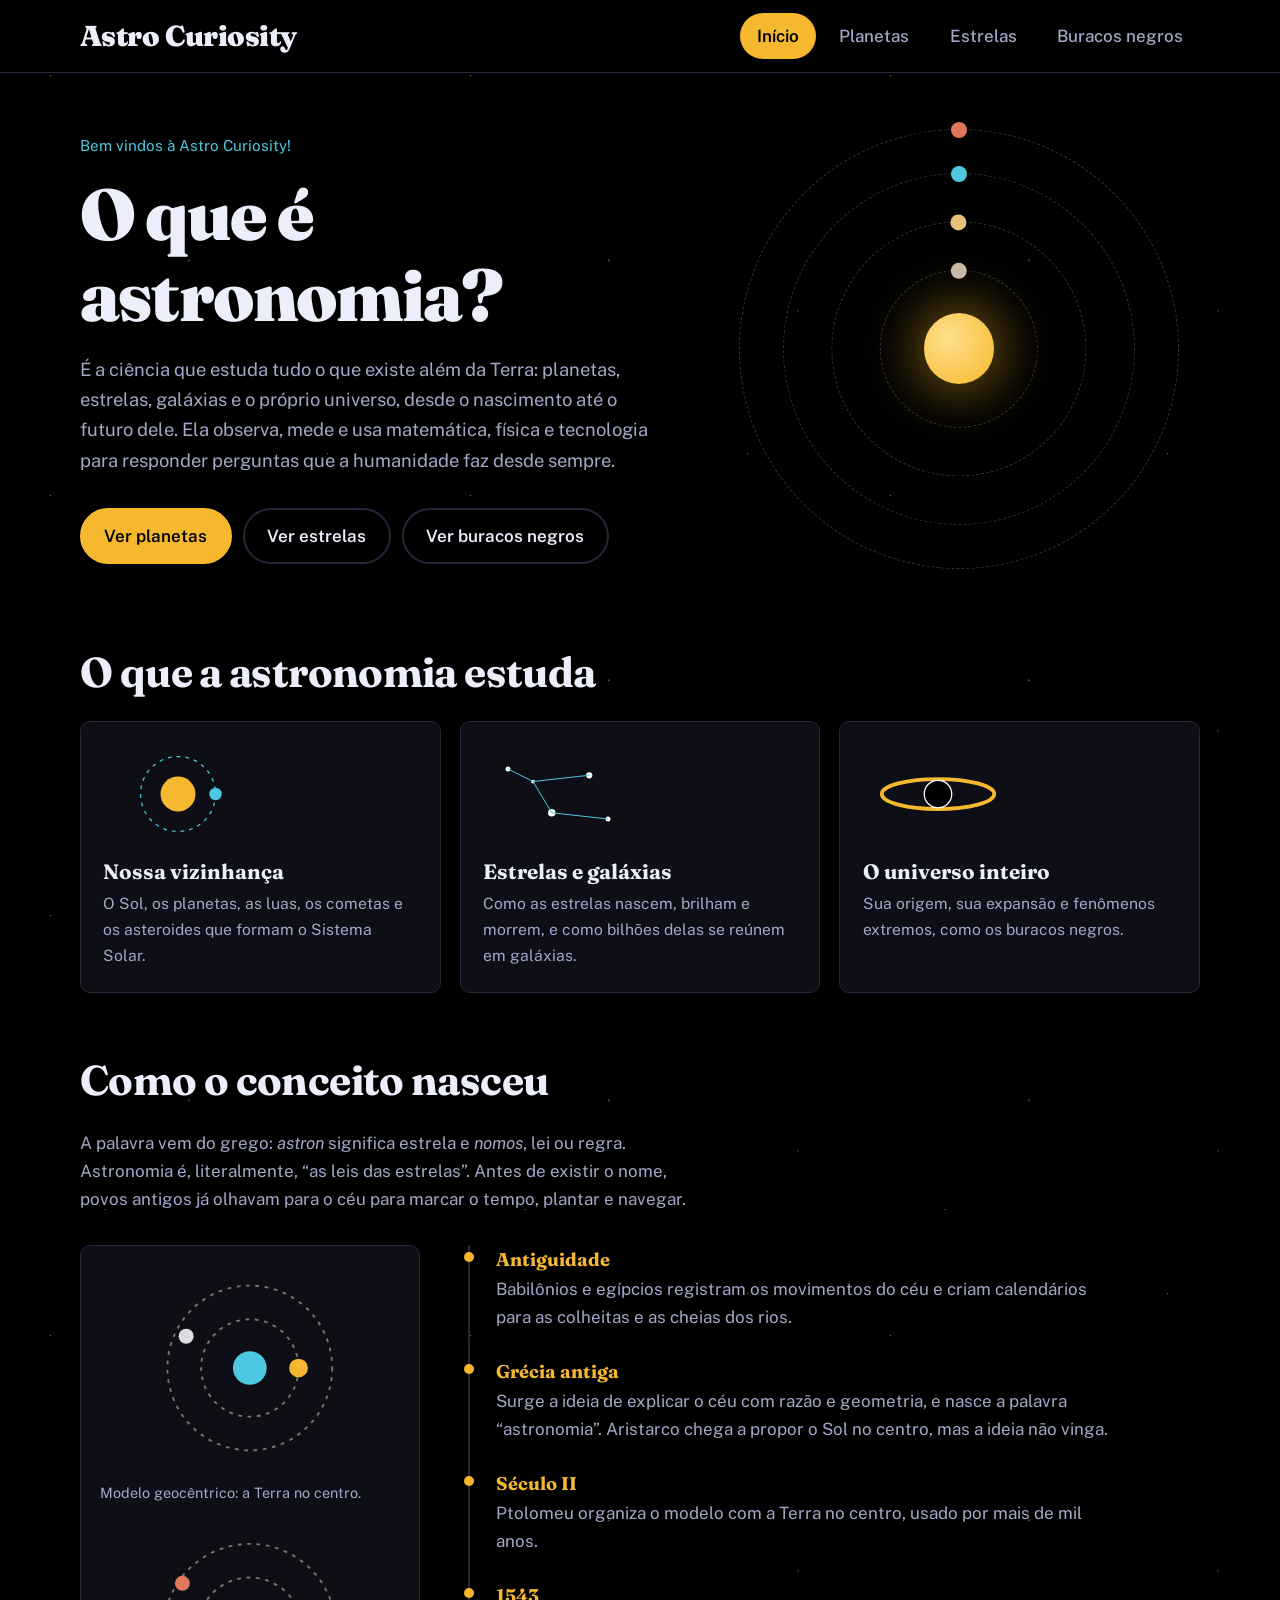
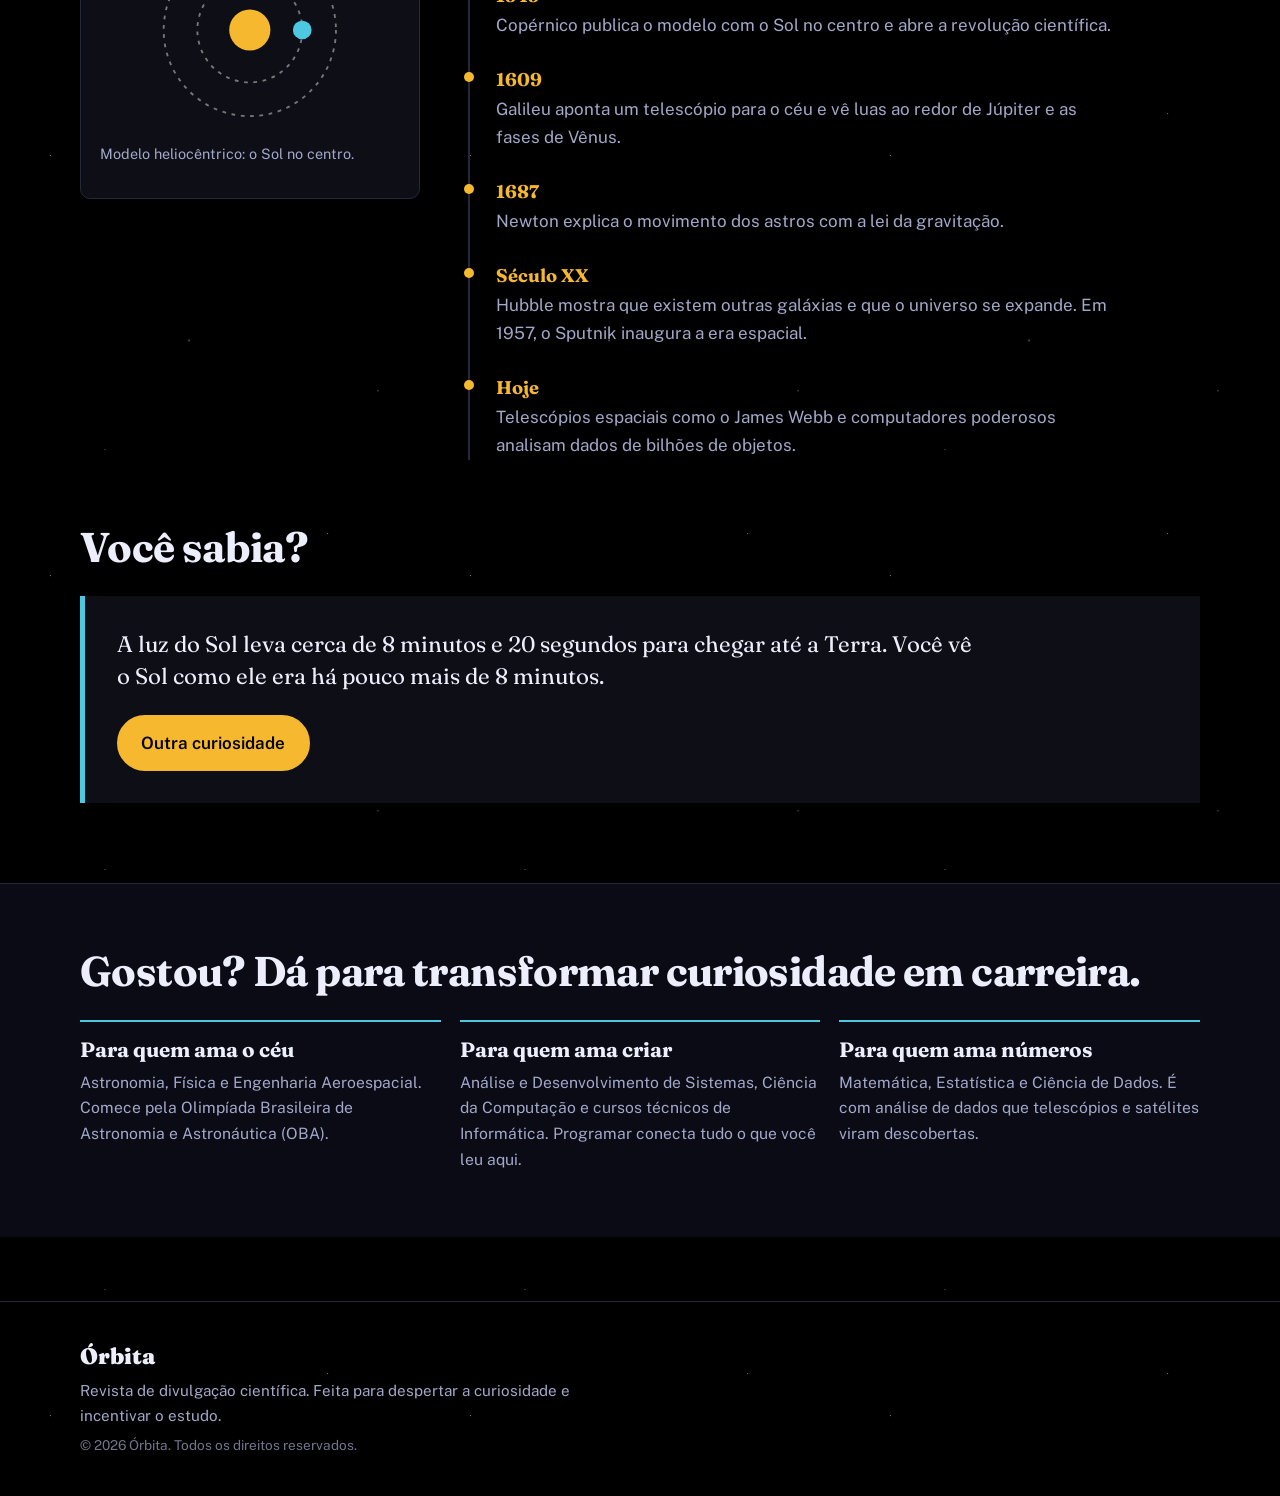
<file: index.html>
<!DOCTYPE html>
<html lang="pt-BR">
  <!--
    Cabeça do documento: define o idioma, a página, fontes externas
    e o link para o arquivo de estilo principal.
  -->
  <head>
    <meta charset="UTF-8">
    <meta name="viewport" content="width=device-width, initial-scale=1">
    <title>Astro Curiosity - Revista de Astronomia</title>
    <link rel="preconnect" href="https://fonts.googleapis.com">
    <link rel="preconnect" href="https://fonts.gstatic.com" crossorigin>
    <link
      href="https://fonts.googleapis.com/css2?family=Fraunces:opsz,wght@9..144,500;9..144,700;9..144,900&family=Public+Sans:wght@400;500;600&display=swap"
      rel="stylesheet"
    >
    <link rel="stylesheet" href="style/style.css">
  </head>

  <body>
    <!--
      Cabeçalho fixo da revista com nome e navegação por abas.
      As abas controlam a troca entre as seções principais da página.
    -->
    <header class="top">
      <div class="wrap bar">
        <a class="logo" href="#inicio">Astro Curiosity</a>

        <div class="tabs" role="tablist" aria-label="Seções da revista">
          <button role="tab" data-tab="inicio" aria-selected="true">Início</button>
          <button role="tab" data-tab="planetas" aria-selected="false">Planetas</button>
          <button role="tab" data-tab="estrelas" aria-selected="false">Estrelas</button>
          <button role="tab" data-tab="buracos" aria-selected="false">Buracos negros</button>
        </div>
      </div>
    </header>

    <main>
      <!--
        Conteúdo principal da página, organizado em seções.
        Cada section representa uma área do site: início, planetas, estrelas e buracos negros.
      -->

      <!-- ================= INÍCIO ================= -->
      <section id="inicio" class="panel" role="tabpanel">
        <!--
          Hero principal da página inicial: título, introdução e ilustração.
          Esse bloco funciona como apresentação visual da revista.
        -->
        <div class="hero wrap">
          <div>
            <p class="issue">Bem vindos à Astro Curiosity!</p>
            <h1>O que é astronomia?</h1>
            <p class="lede">
              É a ciência que estuda tudo o que existe além da Terra: planetas, estrelas,
              galáxias e o próprio universo, desde o nascimento até o futuro dele. Ela
              observa, mede e usa matemática, física e tecnologia para responder perguntas
              que a humanidade faz desde sempre.
            </p>

            <div class="chips">
              <button class="btn" data-go="planetas">Ver planetas</button>
              <button class="btn btn--line" data-go="estrelas">Ver estrelas</button>
              <button class="btn btn--line" data-go="buracos">Ver buracos negros</button>
            </div>
          </div>

          <div
            class="orbit"
            role="img"
            aria-label="Ilustração do Sistema Solar com planetas girando ao redor do Sol"
          >
            <span class="sun"></span>
            <span class="ring r1"><i class="pl p1"></i></span>
            <span class="ring r2"><i class="pl p2"></i></span>
            <span class="ring r3"><i class="pl p3"></i></span>
            <span class="ring r4"><i class="pl p4"></i></span>
          </div>
        </div>

        <!--
          Seção de cards: apresenta os principais temas da astronomia.
          Cada article funciona como um bloco informativo com ícone e texto.
        -->
        <div class="wrap block">
          <h2>O que a astronomia estuda</h2>

          <div class="three">
            <article class="card">
              <svg viewBox="0 0 120 80" aria-hidden="true">
                <circle cx="60" cy="40" r="14" fill="#f5b82e" />
                <circle cx="60" cy="40" r="30" fill="none" stroke="#4cc9e0" stroke-dasharray="3 4" />
                <circle cx="90" cy="40" r="5" fill="#4cc9e0" />
              </svg>
              <h3>Nossa vizinhança</h3>
              <p>O Sol, os planetas, as luas, os cometas e os asteroides que formam o Sistema Solar.</p>
            </article>

            <article class="card">
              <svg viewBox="0 0 120 80" aria-hidden="true">
                <g fill="#fff">
                  <circle cx="20" cy="20" r="2" />
                  <circle cx="55" cy="55" r="3" />
                  <circle cx="85" cy="25" r="2.5" />
                  <circle cx="100" cy="60" r="2" />
                  <circle cx="40" cy="30" r="1.5" />
                </g>
                <path
                  d="M20 20L40 30L55 55L100 60M40 30L85 25"
                  stroke="#4cc9e0"
                  stroke-width=".8"
                  fill="none"
                />
              </svg>
              <h3>Estrelas e galáxias</h3>
              <p>Como as estrelas nascem, brilham e morrem, e como bilhões delas se reúnem em galáxias.</p>
            </article>

            <article class="card">
              <svg viewBox="0 0 120 80" aria-hidden="true">
                <ellipse cx="60" cy="40" rx="45" ry="12" fill="none" stroke="#f5b82e" stroke-width="3" />
                <circle cx="60" cy="40" r="11" fill="#000" stroke="#fff" stroke-width="1" />
              </svg>
              <h3>O universo inteiro</h3>
              <p>Sua origem, sua expansão e fenômenos extremos, como os buracos negros.</p>
            </article>
          </div>
        </div>

        <!--
          História da astronomia em duas colunas: uma com ilustrações de modelos
          e outra com a linha do tempo dos principais marcos históricos.
        -->
        <div class="wrap block">
          <h2>Como o conceito nasceu</h2>
          <p class="intro">
            A palavra vem do grego: <em>astron</em> significa estrela e <em>nomos</em>, lei ou regra.
            Astronomia é, literalmente, “as leis das estrelas”. Antes de existir o nome, povos antigos
            já olhavam para o céu para marcar o tempo, plantar e navegar.
          </p>

          <div class="history">
            <figure class="models">
              <svg viewBox="0 0 160 110" role="img" aria-label="Modelo com a Terra no centro">
                <circle cx="80" cy="55" r="9" fill="#4cc9e0" />
                <circle cx="80" cy="55" r="26" fill="none" stroke="#777" stroke-dasharray="2 3" />
                <circle cx="80" cy="55" r="44" fill="none" stroke="#777" stroke-dasharray="2 3" />
                <circle cx="106" cy="55" r="5" fill="#f5b82e" />
                <circle cx="46" cy="38" r="4" fill="#ddd" />
              </svg>
              <figcaption>Modelo geocêntrico: a Terra no centro.</figcaption>

              <svg viewBox="0 0 160 110" role="img" aria-label="Modelo com o Sol no centro">
                <circle cx="80" cy="55" r="11" fill="#f5b82e" />
                <circle cx="80" cy="55" r="28" fill="none" stroke="#777" stroke-dasharray="2 3" />
                <circle cx="80" cy="55" r="46" fill="none" stroke="#777" stroke-dasharray="2 3" />
                <circle cx="108" cy="55" r="5" fill="#4cc9e0" />
                <circle cx="44" cy="30" r="4" fill="#e0775a" />
              </svg>
              <figcaption>Modelo heliocêntrico: o Sol no centro.</figcaption>
            </figure>

            <ol class="timeline">
              <li>
                <b>Antiguidade</b>
                <p>
                  Babilônios e egípcios registram os movimentos do céu e criam calendários para as
                  colheitas e as cheias dos rios.
                </p>
              </li>
              <li>
                <b>Grécia antiga</b>
                <p>
                  Surge a ideia de explicar o céu com razão e geometria, e nasce a palavra “astronomia”.
                  Aristarco chega a propor o Sol no centro, mas a ideia não vinga.
                </p>
              </li>
              <li>
                <b>Século II</b>
                <p>Ptolomeu organiza o modelo com a Terra no centro, usado por mais de mil anos.</p>
              </li>
              <li>
                <b>1543</b>
                <p>Copérnico publica o modelo com o Sol no centro e abre a revolução científica.</p>
              </li>
              <li>
                <b>1609</b>
                <p>
                  Galileu aponta um telescópio para o céu e vê luas ao redor de Júpiter e as fases de
                  Vênus.
                </p>
              </li>
              <li>
                <b>1687</b>
                <p>Newton explica o movimento dos astros com a lei da gravitação.</p>
              </li>
              <li>
                <b>Século XX</b>
                <p>
                  Hubble mostra que existem outras galáxias e que o universo se expande. Em 1957, o
                  Sputnik inaugura a era espacial.
                </p>
              </li>
              <li>
                <b>Hoje</b>
                <p>
                  Telescópios espaciais como o James Webb e computadores poderosos analisam dados de
                  bilhões de objetos.
                </p>
              </li>
            </ol>
          </div>
        </div>

        <!--
          Caixa de curiosidade com uma frase destacada e botão para trocar o conteúdo.
          Esse bloco é dinâmico e é alterado por JavaScript.
        -->
        <div class="wrap block">
          <h2>Você sabia?</h2>

          <div class="fact">
            <p id="fact-text" aria-live="polite">
              A luz do Sol leva cerca de 8 minutos e 20 segundos para chegar até a Terra. Você vê o
              Sol como ele era há pouco mais de 8 minutos.
            </p>
            <button class="btn" id="fact-btn" type="button">Outra curiosidade</button>
          </div>
        </div>

        <!--
          Seção final da página inicial com sugestões de áreas acadêmicas e profissionais.
          Essa parte ajuda a conectar o conteúdo com possíveis caminhos de estudo.
        -->
        <div class="paths">
          <div class="wrap">
            <h2>Gostou? Dá para transformar curiosidade em carreira.</h2>

            <div class="three">
              <article>
                <h3>Para quem ama o céu</h3>
                <p>
                  Astronomia, Física e Engenharia Aeroespacial. Comece pela Olimpíada Brasileira de
                  Astronomia e Astronáutica (OBA).
                </p>
              </article>

              <article>
                <h3>Para quem ama criar</h3>
                <p>
                  Análise e Desenvolvimento de Sistemas, Ciência da Computação e cursos técnicos de
                  Informática. Programar conecta tudo o que você leu aqui.
                </p>
              </article>

              <article>
                <h3>Para quem ama números</h3>
                <p>
                  Matemática, Estatística e Ciência de Dados. É com análise de dados que telescópios e
                  satélites viram descobertas.
                </p>
              </article>
            </div>
          </div>
        </div>
      </section>

      <!-- ================= PLANETAS ================= -->
      <section id="planetas" class="panel" role="tabpanel" hidden>
        <!--
          Seção dos planetas: apresenta os oito mundos do Sistema Solar
          e suas principais características em cards informativos.
        -->
        <div class="wrap block">
          <p class="issue">Sistema Solar</p>
          <h1>Planetas</h1>
          <p class="lede">
            São oito planetas girando ao redor do Sol: quatro rochosos perto dele e quatro gigantes
            mais distantes. Veja como eles se comparam em tamanho.
          </p>

          <div class="lineup" role="img" aria-label="Comparação de tamanho dos oito planetas">
            <div><i style="--s:3px; --c:#b5a99a"></i><span>Mercúrio</span></div>
            <div><i style="--s:8px; --c:#e8c27a"></i><span>Vênus</span></div>
            <div><i style="--s:8px; --c:#4a90d9"></i><span>Terra</span></div>
            <div><i style="--s:4px; --c:#e0775a"></i><span>Marte</span></div>
            <div><i style="--s:90px; --c:#d9a066"></i><span>Júpiter</span></div>
            <div><i class="sat" style="--s:75px; --c:#e3cf9a"></i><span>Saturno</span></div>
            <div><i style="--s:32px; --c:#8fe0e8"></i><span>Urano</span></div>
            <div><i style="--s:31px; --c:#4a63e0"></i><span>Netuno</span></div>
          </div>
          <p class="note">Tamanhos proporcionais entre si. As distâncias não estão em escala.</p>
        </div>

        <div class="wrap block">
          <div class="grid">
            <article class="card">
              <h3>Mercúrio</h3>
              <p>
                O menor planeta e o mais próximo do Sol. Dá uma volta em torno dele em apenas 88 dias
                terrestres.
              </p>
            </article>

            <article class="card">
              <h3>Vênus</h3>
              <p>
                O mais quente, com cerca de 460 °C na superfície. Gira tão devagar que seu dia dura
                mais que seu ano.
              </p>
            </article>

            <article class="card">
              <h3>Terra</h3>
              <p>
                O único lugar conhecido com vida. Tem água líquida na superfície e uma atmosfera que nos
                protege.
              </p>
            </article>

            <article class="card">
              <h3>Marte</h3>
              <p>
                Abriga o Olympus Mons, um vulcão com cerca de 22 km de altura, quase três vezes o
                Everest.
              </p>
            </article>

            <article class="card">
              <h3>Júpiter</h3>
              <p>
                O maior de todos. A Grande Mancha Vermelha é uma tempestade observada há séculos.
              </p>
            </article>

            <article class="card">
              <h3>Saturno</h3>
              <p>
                Famoso pelos anéis de gelo e rocha. Sua densidade média é menor que a da água.
              </p>
            </article>

            <article class="card">
              <h3>Urano</h3>
              <p>
                Gira “deitado”, com o eixo inclinado cerca de 98°, como uma bola rolando em órbita.
              </p>
            </article>

            <article class="card">
              <h3>Netuno</h3>
              <p>
                O mais distante, com ventos que passam de 2.000 km/h, entre os mais rápidos do Sistema
                Solar.
              </p>
            </article>
          </div>
        </div>
      </section>

      <!-- ================= ESTRELAS ================= -->
      <section id="estrelas" class="panel" role="tabpanel" hidden>
        <!--
          Seção de estrelas: explica a formação, a temperatura e as fases da vida estelar.
        -->
        <div class="wrap block">
          <p class="issue">Fábricas de luz</p>
          <h1>Estrelas</h1>
          <p class="lede">
            Estrelas são esferas gigantes de gás que brilham porque fundem átomos no centro. O Sol é a
            mais próxima de nós, e a seguinte, Proxima Centauri, está a cerca de 4,2 anos-luz.
          </p>
        </div>

        <div class="wrap block">
          <h2>A vida de uma estrela</h2>

          <div class="life">
            <div>
              <i class="neb"></i>
              <b>Nebulosa</b>
              <p>Uma nuvem de gás e poeira que se junta pela gravidade.</p>
            </div>

            <div>
              <i class="star"></i>
              <b>Estrela</b>
              <p>Funde hidrogênio em hélio. O Sol tem cerca de 4,6 bilhões de anos e está na fase estável.</p>
            </div>

            <div>
              <i class="giant"></i>
              <b>Gigante vermelha</b>
              <p>Quando o hidrogênio acaba, a estrela incha e esfria.</p>
            </div>

            <div>
              <i class="dwarf"></i>
              <b>Anã branca</b>
              <p>Estrelas como o Sol terminam assim. As muito maiores explodem como supernovas.</p>
            </div>
          </div>
        </div>

        <div class="wrap block">
          <h2>A cor revela a temperatura</h2>
          <div class="temp" role="img" aria-label="Escala de cores das estrelas, da mais fria à mais quente"></div>
          <div class="temp__lbl">
            <span>Vermelhas: mais frias</span>
            <span>Amarelas: como o Sol</span>
            <span>Azuis: mais quentes</span>
          </div>

          <div class="grid two">
            <article class="card">
              <h3>Betelgeuse</h3>
              <p>
                Supergigante vermelha na constelação de Órion. Se ocupasse o lugar do Sol, engoliria as
                órbitas dos planetas rochosos e passaria de Marte.
              </p>
            </article>

            <article class="card">
              <h3>Somos poeira de estrelas</h3>
              <p>
                Elementos como o carbono e o oxigênio, presentes no seu corpo, foram produzidos dentro de
                estrelas e espalhados quando elas morreram.
              </p>
            </article>
          </div>
        </div>
      </section>

      <!-- ================= BURACOS NEGROS ================= -->
      <section id="buracos" class="panel" role="tabpanel" hidden>
        <!--
          Seção de buracos negros: apresenta a ilustração e explicações sobre
          gravidade extrema, horizonte de eventos e fenômenos relacionados.
        -->
        <div class="wrap block">
          <p class="issue">Gravidade extrema</p>
          <h1>Buracos negros</h1>
          <p class="lede">
            São regiões do espaço onde a gravidade é tão forte que nem a luz consegue escapar. Muitos se
            formam quando uma estrela muito grande colapsa no fim da vida.
          </p>

          <svg class="bh" viewBox="0 0 400 240" role="img" aria-label="Ilustração de um buraco negro com disco de matéria brilhante ao redor">
            <defs>
              <radialGradient id="glow">
                <stop offset="55%" stop-color="#f5b82e" stop-opacity=".9" />
                <stop offset="100%" stop-color="#e0775a" stop-opacity="0" />
              </radialGradient>
            </defs>
            <ellipse cx="200" cy="120" rx="185" ry="48" fill="url(#glow)" />
            <circle cx="200" cy="120" r="52" fill="none" stroke="#ffd27a" stroke-width="3" />
            <circle cx="200" cy="120" r="48" fill="#000" />
            <path d="M30 120 Q200 175 370 120" fill="none" stroke="#ffd27a" stroke-width="2" opacity=".8" />
          </svg>
          <p class="note">Ilustração artística. O disco é formado por gás que gira em alta velocidade antes de cair.</p>
        </div>

        <div class="wrap block">
          <div class="grid">
            <article class="card">
              <h3>Horizonte de eventos</h3>
              <p>
                É a fronteira sem volta. Quem a cruza não consegue mais sair, porque seria preciso ir mais
                rápido que a luz.
              </p>
            </article>

            <article class="card">
              <h3>Não é um aspirador</h3>
              <p>
                Se o Sol virasse um buraco negro com a mesma massa, a Terra continuaria em órbita. A
                gravidade só é extrema muito perto dele.
              </p>
            </article>

            <article class="card">
              <h3>As primeiras imagens</h3>
              <p>
                Em 2019, o Event Horizon Telescope mostrou o buraco negro da galáxia M87. Em 2022, veio
                o do centro da Via Láctea, o Sagitário A*, com cerca de 4 milhões de vezes a massa do
                Sol.
              </p>
            </article>

            <article class="card">
              <h3>Espaguetificação</h3>
              <p>
                Perto de um buraco negro pequeno, a gravidade puxa mais os pés que a cabeça, esticando o
                objeto como um fio de macarrão.
              </p>
            </article>
          </div>
        </div>
      </section>
    </main>

    <!--
      Rodapé final da página, responsável por fechar a identidade visual da revista.
      Também encerra a experiência com marca e direitos reservados.
    -->
    <footer class="footer">
      <div class="wrap">
        <strong>Órbita</strong>
        <p>Revista de divulgação científica. Feita para despertar a curiosidade e incentivar o estudo.</p>
        <p class="small">© 2026 Órbita. Todos os direitos reservados.</p>
      </div>
    </footer>

    <!--
      Script de navegação e interatividade:
      - alterna entre as abas
      - mostra/oculta as seções por painel
      - navega com o hash da URL
      - troca a curiosidade exibida ao clicar no botão
    -->
    <script src="script.js"></script>
  </body>
</html>
</file>
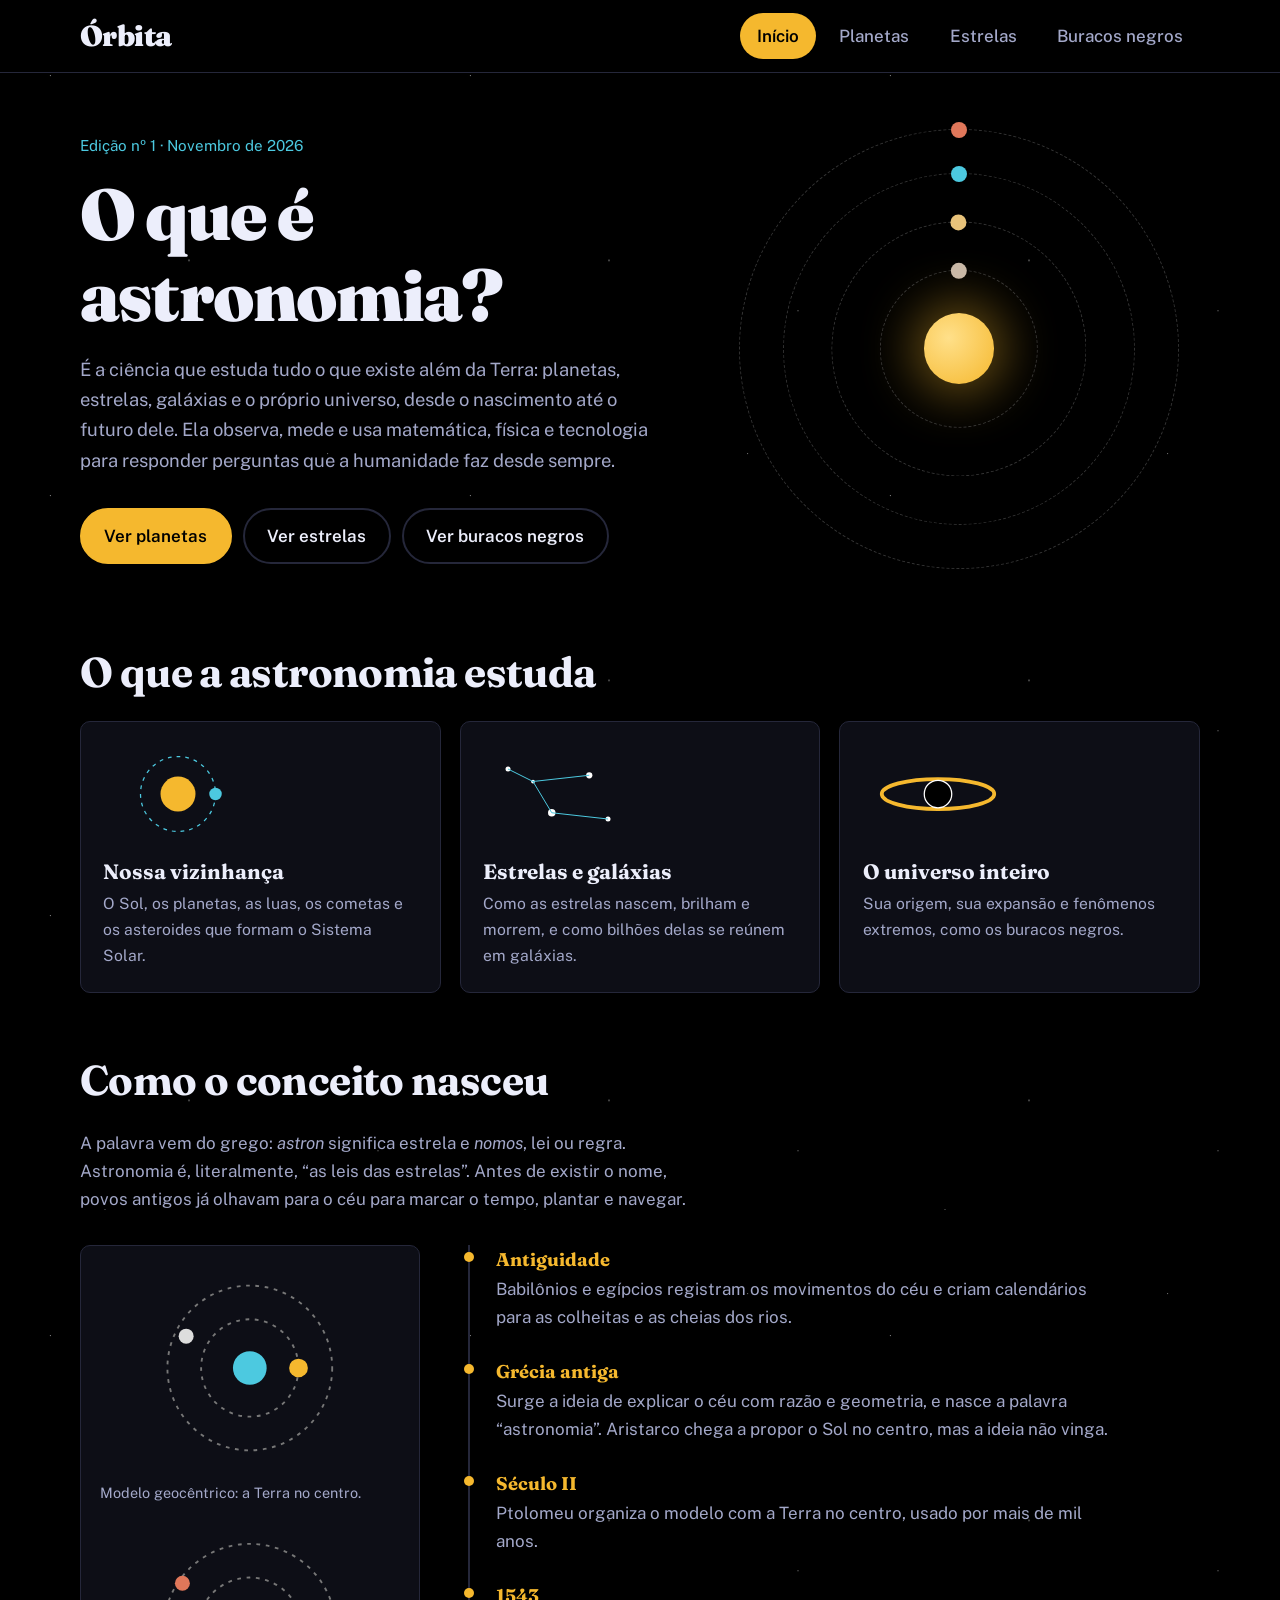
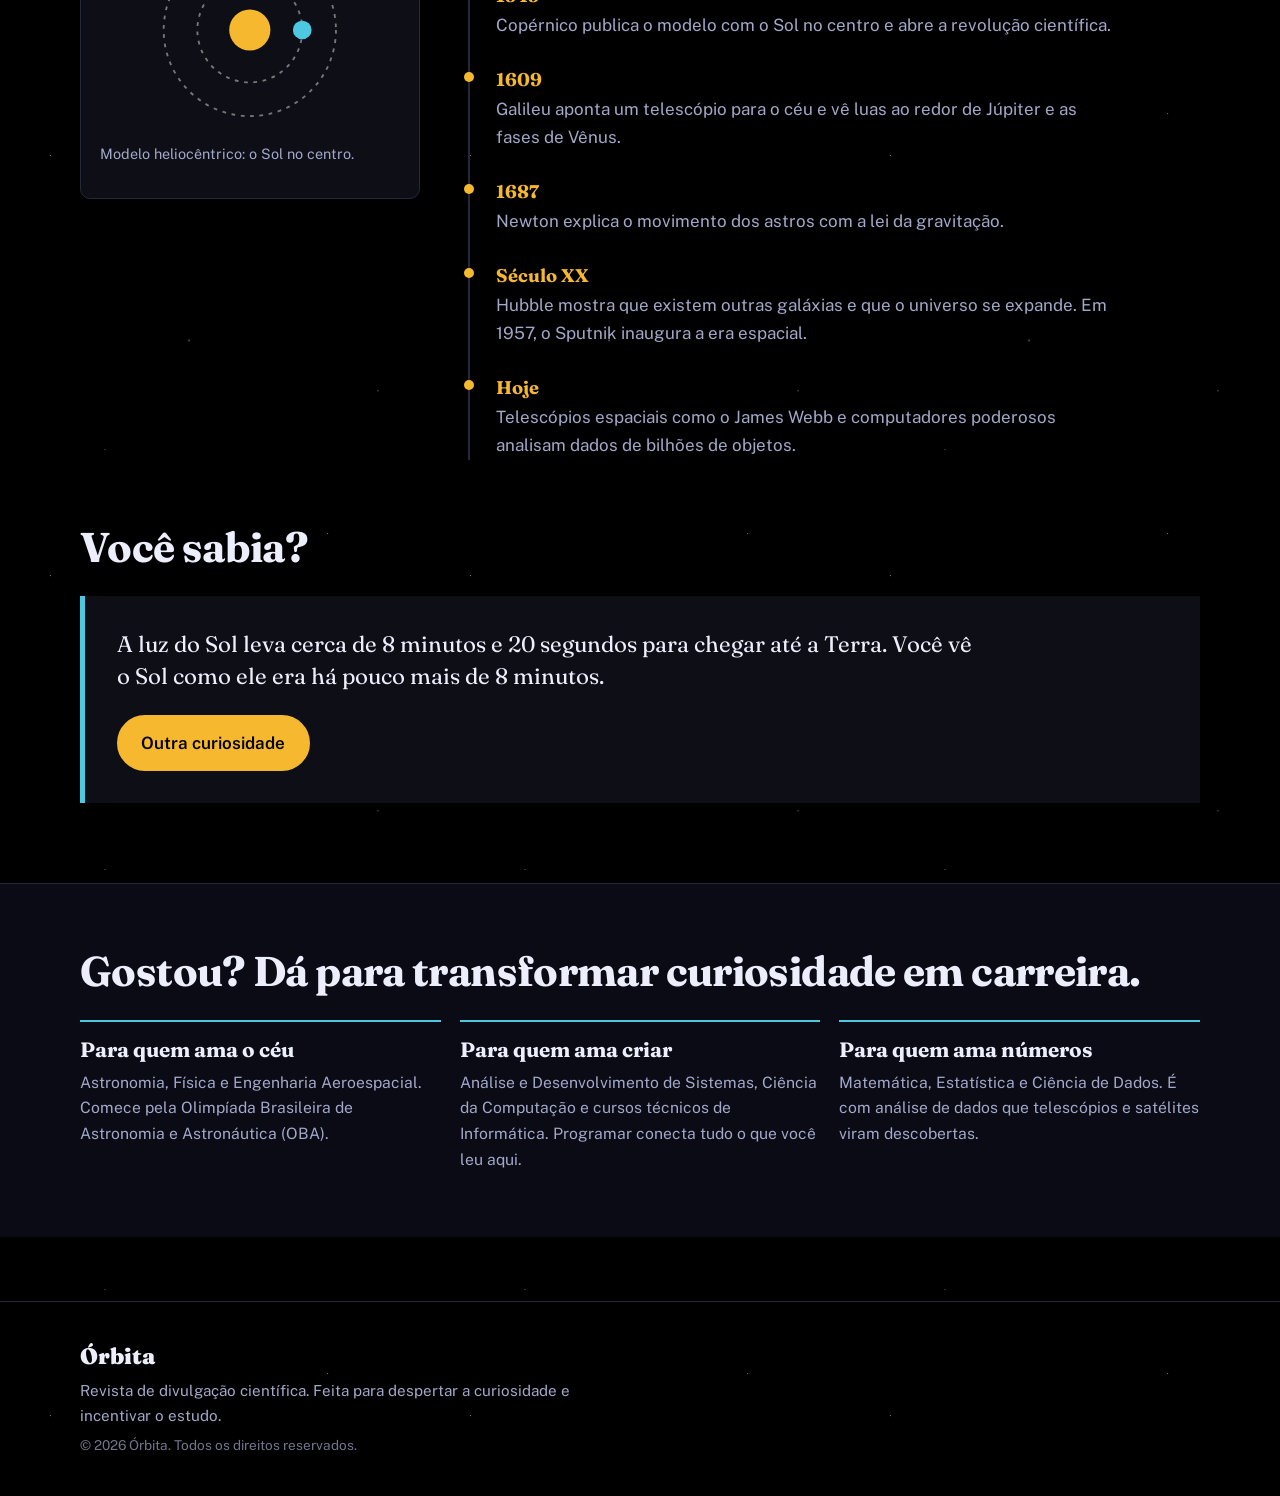
<file: files/index.html>
<!DOCTYPE html>
<html lang="pt-BR">
  <head>
    <meta charset="UTF-8">
    <meta name="viewport" content="width=device-width, initial-scale=1">
    <title>Órbita — revista de astronomia e tecnologia</title>
    <link rel="preconnect" href="https://fonts.googleapis.com">
    <link rel="preconnect" href="https://fonts.gstatic.com" crossorigin>
    <link
      href="https://fonts.googleapis.com/css2?family=Fraunces:opsz,wght@9..144,500;9..144,700;9..144,900&family=Public+Sans:wght@400;500;600&display=swap"
      rel="stylesheet"
    >
    <link rel="stylesheet" href="style.css">
  </head>

  <body>
    <header class="top">
      <div class="wrap bar">
        <a class="logo" href="#inicio">Órbita</a>

        <div class="tabs" role="tablist" aria-label="Seções da revista">
          <button role="tab" data-tab="inicio" aria-selected="true">Início</button>
          <button role="tab" data-tab="planetas" aria-selected="false">Planetas</button>
          <button role="tab" data-tab="estrelas" aria-selected="false">Estrelas</button>
          <button role="tab" data-tab="buracos" aria-selected="false">Buracos negros</button>
        </div>
      </div>
    </header>

    <main>
      <!-- ================= INÍCIO ================= -->
      <section id="inicio" class="panel" role="tabpanel">
        <div class="hero wrap">
          <div>
            <p class="issue">Edição nº 1 · Novembro de 2026</p>
            <h1>O que é astronomia?</h1>
            <p class="lede">
              É a ciência que estuda tudo o que existe além da Terra: planetas, estrelas,
              galáxias e o próprio universo, desde o nascimento até o futuro dele. Ela
              observa, mede e usa matemática, física e tecnologia para responder perguntas
              que a humanidade faz desde sempre.
            </p>

            <div class="chips">
              <button class="btn" data-go="planetas">Ver planetas</button>
              <button class="btn btn--line" data-go="estrelas">Ver estrelas</button>
              <button class="btn btn--line" data-go="buracos">Ver buracos negros</button>
            </div>
          </div>

          <div
            class="orbit"
            role="img"
            aria-label="Ilustração do Sistema Solar com planetas girando ao redor do Sol"
          >
            <span class="sun"></span>
            <span class="ring r1"><i class="pl p1"></i></span>
            <span class="ring r2"><i class="pl p2"></i></span>
            <span class="ring r3"><i class="pl p3"></i></span>
            <span class="ring r4"><i class="pl p4"></i></span>
          </div>
        </div>

        <div class="wrap block">
          <h2>O que a astronomia estuda</h2>

          <div class="three">
            <article class="card">
              <svg viewBox="0 0 120 80" aria-hidden="true">
                <circle cx="60" cy="40" r="14" fill="#f5b82e" />
                <circle cx="60" cy="40" r="30" fill="none" stroke="#4cc9e0" stroke-dasharray="3 4" />
                <circle cx="90" cy="40" r="5" fill="#4cc9e0" />
              </svg>
              <h3>Nossa vizinhança</h3>
              <p>O Sol, os planetas, as luas, os cometas e os asteroides que formam o Sistema Solar.</p>
            </article>

            <article class="card">
              <svg viewBox="0 0 120 80" aria-hidden="true">
                <g fill="#fff">
                  <circle cx="20" cy="20" r="2" />
                  <circle cx="55" cy="55" r="3" />
                  <circle cx="85" cy="25" r="2.5" />
                  <circle cx="100" cy="60" r="2" />
                  <circle cx="40" cy="30" r="1.5" />
                </g>
                <path
                  d="M20 20L40 30L55 55L100 60M40 30L85 25"
                  stroke="#4cc9e0"
                  stroke-width=".8"
                  fill="none"
                />
              </svg>
              <h3>Estrelas e galáxias</h3>
              <p>Como as estrelas nascem, brilham e morrem, e como bilhões delas se reúnem em galáxias.</p>
            </article>

            <article class="card">
              <svg viewBox="0 0 120 80" aria-hidden="true">
                <ellipse cx="60" cy="40" rx="45" ry="12" fill="none" stroke="#f5b82e" stroke-width="3" />
                <circle cx="60" cy="40" r="11" fill="#000" stroke="#fff" stroke-width="1" />
              </svg>
              <h3>O universo inteiro</h3>
              <p>Sua origem, sua expansão e fenômenos extremos, como os buracos negros.</p>
            </article>
          </div>
        </div>

        <div class="wrap block">
          <h2>Como o conceito nasceu</h2>
          <p class="intro">
            A palavra vem do grego: <em>astron</em> significa estrela e <em>nomos</em>, lei ou regra.
            Astronomia é, literalmente, “as leis das estrelas”. Antes de existir o nome, povos antigos
            já olhavam para o céu para marcar o tempo, plantar e navegar.
          </p>

          <div class="history">
            <figure class="models">
              <svg viewBox="0 0 160 110" role="img" aria-label="Modelo com a Terra no centro">
                <circle cx="80" cy="55" r="9" fill="#4cc9e0" />
                <circle cx="80" cy="55" r="26" fill="none" stroke="#777" stroke-dasharray="2 3" />
                <circle cx="80" cy="55" r="44" fill="none" stroke="#777" stroke-dasharray="2 3" />
                <circle cx="106" cy="55" r="5" fill="#f5b82e" />
                <circle cx="46" cy="38" r="4" fill="#ddd" />
              </svg>
              <figcaption>Modelo geocêntrico: a Terra no centro.</figcaption>

              <svg viewBox="0 0 160 110" role="img" aria-label="Modelo com o Sol no centro">
                <circle cx="80" cy="55" r="11" fill="#f5b82e" />
                <circle cx="80" cy="55" r="28" fill="none" stroke="#777" stroke-dasharray="2 3" />
                <circle cx="80" cy="55" r="46" fill="none" stroke="#777" stroke-dasharray="2 3" />
                <circle cx="108" cy="55" r="5" fill="#4cc9e0" />
                <circle cx="44" cy="30" r="4" fill="#e0775a" />
              </svg>
              <figcaption>Modelo heliocêntrico: o Sol no centro.</figcaption>
            </figure>

            <ol class="timeline">
              <li>
                <b>Antiguidade</b>
                <p>
                  Babilônios e egípcios registram os movimentos do céu e criam calendários para as
                  colheitas e as cheias dos rios.
                </p>
              </li>
              <li>
                <b>Grécia antiga</b>
                <p>
                  Surge a ideia de explicar o céu com razão e geometria, e nasce a palavra “astronomia”.
                  Aristarco chega a propor o Sol no centro, mas a ideia não vinga.
                </p>
              </li>
              <li>
                <b>Século II</b>
                <p>Ptolomeu organiza o modelo com a Terra no centro, usado por mais de mil anos.</p>
              </li>
              <li>
                <b>1543</b>
                <p>Copérnico publica o modelo com o Sol no centro e abre a revolução científica.</p>
              </li>
              <li>
                <b>1609</b>
                <p>
                  Galileu aponta um telescópio para o céu e vê luas ao redor de Júpiter e as fases de
                  Vênus.
                </p>
              </li>
              <li>
                <b>1687</b>
                <p>Newton explica o movimento dos astros com a lei da gravitação.</p>
              </li>
              <li>
                <b>Século XX</b>
                <p>
                  Hubble mostra que existem outras galáxias e que o universo se expande. Em 1957, o
                  Sputnik inaugura a era espacial.
                </p>
              </li>
              <li>
                <b>Hoje</b>
                <p>
                  Telescópios espaciais como o James Webb e computadores poderosos analisam dados de
                  bilhões de objetos.
                </p>
              </li>
            </ol>
          </div>
        </div>

        <div class="wrap block">
          <h2>Você sabia?</h2>

          <div class="fact">
            <p id="fact-text" aria-live="polite">
              A luz do Sol leva cerca de 8 minutos e 20 segundos para chegar até a Terra. Você vê o
              Sol como ele era há pouco mais de 8 minutos.
            </p>
            <button class="btn" id="fact-btn" type="button">Outra curiosidade</button>
          </div>
        </div>

        <div class="paths">
          <div class="wrap">
            <h2>Gostou? Dá para transformar curiosidade em carreira.</h2>

            <div class="three">
              <article>
                <h3>Para quem ama o céu</h3>
                <p>
                  Astronomia, Física e Engenharia Aeroespacial. Comece pela Olimpíada Brasileira de
                  Astronomia e Astronáutica (OBA).
                </p>
              </article>

              <article>
                <h3>Para quem ama criar</h3>
                <p>
                  Análise e Desenvolvimento de Sistemas, Ciência da Computação e cursos técnicos de
                  Informática. Programar conecta tudo o que você leu aqui.
                </p>
              </article>

              <article>
                <h3>Para quem ama números</h3>
                <p>
                  Matemática, Estatística e Ciência de Dados. É com análise de dados que telescópios e
                  satélites viram descobertas.
                </p>
              </article>
            </div>
          </div>
        </div>
      </section>

      <!-- ================= PLANETAS ================= -->
      <section id="planetas" class="panel" role="tabpanel" hidden>
        <div class="wrap block">
          <p class="issue">Sistema Solar</p>
          <h1>Planetas</h1>
          <p class="lede">
            São oito planetas girando ao redor do Sol: quatro rochosos perto dele e quatro gigantes
            mais distantes. Veja como eles se comparam em tamanho.
          </p>

          <div class="lineup" role="img" aria-label="Comparação de tamanho dos oito planetas">
            <div><i style="--s:3px; --c:#b5a99a"></i><span>Mercúrio</span></div>
            <div><i style="--s:8px; --c:#e8c27a"></i><span>Vênus</span></div>
            <div><i style="--s:8px; --c:#4a90d9"></i><span>Terra</span></div>
            <div><i style="--s:4px; --c:#e0775a"></i><span>Marte</span></div>
            <div><i style="--s:90px; --c:#d9a066"></i><span>Júpiter</span></div>
            <div><i class="sat" style="--s:75px; --c:#e3cf9a"></i><span>Saturno</span></div>
            <div><i style="--s:32px; --c:#8fe0e8"></i><span>Urano</span></div>
            <div><i style="--s:31px; --c:#4a63e0"></i><span>Netuno</span></div>
          </div>
          <p class="note">Tamanhos proporcionais entre si. As distâncias não estão em escala.</p>
        </div>

        <div class="wrap block">
          <div class="grid">
            <article class="card">
              <h3>Mercúrio</h3>
              <p>
                O menor planeta e o mais próximo do Sol. Dá uma volta em torno dele em apenas 88 dias
                terrestres.
              </p>
            </article>

            <article class="card">
              <h3>Vênus</h3>
              <p>
                O mais quente, com cerca de 460 °C na superfície. Gira tão devagar que seu dia dura
                mais que seu ano.
              </p>
            </article>

            <article class="card">
              <h3>Terra</h3>
              <p>
                O único lugar conhecido com vida. Tem água líquida na superfície e uma atmosfera que nos
                protege.
              </p>
            </article>

            <article class="card">
              <h3>Marte</h3>
              <p>
                Abriga o Olympus Mons, um vulcão com cerca de 22 km de altura, quase três vezes o
                Everest.
              </p>
            </article>

            <article class="card">
              <h3>Júpiter</h3>
              <p>
                O maior de todos. A Grande Mancha Vermelha é uma tempestade observada há séculos.
              </p>
            </article>

            <article class="card">
              <h3>Saturno</h3>
              <p>
                Famoso pelos anéis de gelo e rocha. Sua densidade média é menor que a da água.
              </p>
            </article>

            <article class="card">
              <h3>Urano</h3>
              <p>
                Gira “deitado”, com o eixo inclinado cerca de 98°, como uma bola rolando em órbita.
              </p>
            </article>

            <article class="card">
              <h3>Netuno</h3>
              <p>
                O mais distante, com ventos que passam de 2.000 km/h, entre os mais rápidos do Sistema
                Solar.
              </p>
            </article>
          </div>
        </div>
      </section>

      <!-- ================= ESTRELAS ================= -->
      <section id="estrelas" class="panel" role="tabpanel" hidden>
        <div class="wrap block">
          <p class="issue">Fábricas de luz</p>
          <h1>Estrelas</h1>
          <p class="lede">
            Estrelas são esferas gigantes de gás que brilham porque fundem átomos no centro. O Sol é a
            mais próxima de nós, e a seguinte, Proxima Centauri, está a cerca de 4,2 anos-luz.
          </p>
        </div>

        <div class="wrap block">
          <h2>A vida de uma estrela</h2>

          <div class="life">
            <div>
              <i class="neb"></i>
              <b>Nebulosa</b>
              <p>Uma nuvem de gás e poeira que se junta pela gravidade.</p>
            </div>

            <div>
              <i class="star"></i>
              <b>Estrela</b>
              <p>Funde hidrogênio em hélio. O Sol tem cerca de 4,6 bilhões de anos e está na fase estável.</p>
            </div>

            <div>
              <i class="giant"></i>
              <b>Gigante vermelha</b>
              <p>Quando o hidrogênio acaba, a estrela incha e esfria.</p>
            </div>

            <div>
              <i class="dwarf"></i>
              <b>Anã branca</b>
              <p>Estrelas como o Sol terminam assim. As muito maiores explodem como supernovas.</p>
            </div>
          </div>
        </div>

        <div class="wrap block">
          <h2>A cor revela a temperatura</h2>
          <div class="temp" role="img" aria-label="Escala de cores das estrelas, da mais fria à mais quente"></div>
          <div class="temp__lbl">
            <span>Vermelhas: mais frias</span>
            <span>Amarelas: como o Sol</span>
            <span>Azuis: mais quentes</span>
          </div>

          <div class="grid two">
            <article class="card">
              <h3>Betelgeuse</h3>
              <p>
                Supergigante vermelha na constelação de Órion. Se ocupasse o lugar do Sol, engoliria as
                órbitas dos planetas rochosos e passaria de Marte.
              </p>
            </article>

            <article class="card">
              <h3>Somos poeira de estrelas</h3>
              <p>
                Elementos como o carbono e o oxigênio, presentes no seu corpo, foram produzidos dentro de
                estrelas e espalhados quando elas morreram.
              </p>
            </article>
          </div>
        </div>
      </section>

      <!-- ================= BURACOS NEGROS ================= -->
      <section id="buracos" class="panel" role="tabpanel" hidden>
        <div class="wrap block">
          <p class="issue">Gravidade extrema</p>
          <h1>Buracos negros</h1>
          <p class="lede">
            São regiões do espaço onde a gravidade é tão forte que nem a luz consegue escapar. Muitos se
            formam quando uma estrela muito grande colapsa no fim da vida.
          </p>

          <svg class="bh" viewBox="0 0 400 240" role="img" aria-label="Ilustração de um buraco negro com disco de matéria brilhante ao redor">
            <defs>
              <radialGradient id="glow">
                <stop offset="55%" stop-color="#f5b82e" stop-opacity=".9" />
                <stop offset="100%" stop-color="#e0775a" stop-opacity="0" />
              </radialGradient>
            </defs>
            <ellipse cx="200" cy="120" rx="185" ry="48" fill="url(#glow)" />
            <circle cx="200" cy="120" r="52" fill="none" stroke="#ffd27a" stroke-width="3" />
            <circle cx="200" cy="120" r="48" fill="#000" />
            <path d="M30 120 Q200 175 370 120" fill="none" stroke="#ffd27a" stroke-width="2" opacity=".8" />
          </svg>
          <p class="note">Ilustração artística. O disco é formado por gás que gira em alta velocidade antes de cair.</p>
        </div>

        <div class="wrap block">
          <div class="grid">
            <article class="card">
              <h3>Horizonte de eventos</h3>
              <p>
                É a fronteira sem volta. Quem a cruza não consegue mais sair, porque seria preciso ir mais
                rápido que a luz.
              </p>
            </article>

            <article class="card">
              <h3>Não é um aspirador</h3>
              <p>
                Se o Sol virasse um buraco negro com a mesma massa, a Terra continuaria em órbita. A
                gravidade só é extrema muito perto dele.
              </p>
            </article>

            <article class="card">
              <h3>As primeiras imagens</h3>
              <p>
                Em 2019, o Event Horizon Telescope mostrou o buraco negro da galáxia M87. Em 2022, veio
                o do centro da Via Láctea, o Sagitário A*, com cerca de 4 milhões de vezes a massa do
                Sol.
              </p>
            </article>

            <article class="card">
              <h3>Espaguetificação</h3>
              <p>
                Perto de um buraco negro pequeno, a gravidade puxa mais os pés que a cabeça, esticando o
                objeto como um fio de macarrão.
              </p>
            </article>
          </div>
        </div>
      </section>
    </main>

    <footer class="footer">
      <div class="wrap">
        <strong>Órbita</strong>
        <p>Revista de divulgação científica. Feita para despertar a curiosidade e incentivar o estudo.</p>
        <p class="small">© 2026 Órbita. Todos os direitos reservados.</p>
      </div>
    </footer>

    <script>
      const tabs = document.querySelectorAll("[data-tab]");
      const panels = document.querySelectorAll(".panel");

      function abrir(id, empurrar = true) {
        if (!document.getElementById(id)) id = "inicio";
        panels.forEach((p) => (p.hidden = p.id !== id));
        tabs.forEach((t) => t.setAttribute("aria-selected", t.dataset.tab === id));
        if (empurrar) history.replaceState(null, "", "#" + id);
        window.scrollTo({ top: 0 });
      }

      tabs.forEach((t) => t.addEventListener("click", () => abrir(t.dataset.tab)));
      document
        .querySelectorAll("[data-go]")
        .forEach((b) => b.addEventListener("click", () => abrir(b.dataset.go)));
      document
        .querySelector(".logo")
        .addEventListener("click", (e) => {
          e.preventDefault();
          abrir("inicio");
        });
      abrir(location.hash.slice(1) || "inicio", false);

      const fatos = [
        "A luz do Sol leva cerca de 8 minutos e 20 segundos para chegar até a Terra. Você vê o Sol como ele era há pouco mais de 8 minutos.",
        "Existem mais estrelas no universo observável do que grãos de areia em todas as praias da Terra, segundo estimativas de astrônomos.",
        "O computador que ajudou a levar astronautas à Lua na missão Apollo 11 tinha cerca de 4 KB de memória RAM.",
        "A sonda Voyager 1, lançada em 1977, ainda envia dados de mais de 24 bilhões de quilômetros daqui.",
        "Um qubit, a unidade dos computadores quânticos, pode estar em uma combinação de 0 e 1 ao mesmo tempo.",
        "O GPS só é preciso porque os engenheiros corrigem o efeito da relatividade de Einstein no tempo dos satélites."
      ];

      let n = 0;
      document.getElementById("fact-btn").addEventListener("click", () => {
        n = (n + 1) % fatos.length;
        document.getElementById("fact-text").textContent = fatos[n];
      });
    </script>
  </body>
</html>
</file>
<file: style/style.css>
/* --------------------------------------------------
   Tema geral e variáveis visuais do site
   Aqui ficam as cores, fontes e valores reutilizados
   em todo o layout.
-------------------------------------------------- */
:root {
  --preto: #000;
  --painel: #0d0e16;
  --linha: #25273a;
  --texto: #eceefb;
  --suave: #a3a8c9;
  --sol: #f5b82e;
  --ion: #4cc9e0;
  --serif: "Fraunces", Georgia, serif;
  --sans: "Public Sans", system-ui, -apple-system, "Segoe UI", sans-serif;
}

*,
*::before,
*::after {
  box-sizing: border-box;
}

html {
  scroll-behavior: smooth;
}

body {
  margin: 0;
  background-color: var(--preto);
  background-image:
    radial-gradient(1px 1px at 12% 18%, #fff8, transparent),
    radial-gradient(1px 1px at 78% 8%, #fff7, transparent),
    radial-gradient(1.5px 1.5px at 45% 62%, #fff6, transparent),
    radial-gradient(1px 1px at 90% 74%, #fff7, transparent),
    radial-gradient(1px 1px at 25% 88%, #fff6, transparent);
  background-size: 420px 420px;
  color: var(--texto);
  font: 1.0625rem/1.65 var(--sans);
}

h1,
h2,
h3 {
  font-family: var(--serif);
  line-height: 1.12;
  margin: 0;
}

p {
  margin: 0;
  max-width: 62ch;
}

button {
  font: inherit;
  cursor: pointer;
}

:focus-visible {
  outline: 3px solid var(--ion);
  outline-offset: 3px;
}

[hidden] {
  display: none !important;
}

svg {
  display: block;
}

.wrap {
  width: min(1120px, 92%);
  margin-inline: auto;
}

.block {
  padding: 3rem 0 1rem;
}

h1 {
  font-size: clamp(2.5rem, 6vw, 4.5rem);
  font-weight: 900;
  letter-spacing: -0.025em;
  margin-bottom: 1.2rem;
}

h2 {
  font-size: clamp(1.8rem, 4vw, 2.6rem);
  font-weight: 700;
  letter-spacing: -0.015em;
  margin-bottom: 1.6rem;
}

h3 {
  font-size: 1.3rem;
  font-weight: 700;
  margin-bottom: 0.5rem;
}

.lede {
  color: var(--suave);
  font-size: 1.15rem;
  margin-bottom: 2rem;
}

.intro {
  color: var(--suave);
  margin-bottom: 2rem;
}

.issue {
  color: var(--ion);
  font-size: 0.95rem;
  margin-bottom: 1rem;
}

.note {
  color: var(--suave);
  font-size: 0.9rem;
  margin-top: 0.8rem;
}

/* --------------------------------------------------
   Cabeçalho e navegação por abas
   Mantém o topo fixo e os botões de seção visíveis.
-------------------------------------------------- */
.top {
  position: sticky;
  top: 0;
  z-index: 5;
  background: #000d;
  backdrop-filter: blur(8px);
  border-bottom: 1px solid var(--linha);
}

.bar {
  display: flex;
  justify-content: space-between;
  align-items: center;
  gap: 1rem;
  flex-wrap: wrap;
  padding: 0.8rem 0;
}

.logo {
  font: 900 1.8rem var(--serif);
  letter-spacing: -0.02em;
  color: var(--texto);
  text-decoration: none;
}

.tabs {
  display: flex;
  gap: 0.4rem;
  flex-wrap: wrap;
}

.tabs button {
  background: none;
  color: var(--suave);
  border: 1px solid transparent;
  padding: 0.5rem 1rem;
  border-radius: 999px;
  font-weight: 500;
}

.tabs button:hover {
  color: var(--texto);
  border-color: var(--linha);
}

.tabs button[aria-selected="true"] {
  background: var(--sol);
  color: #000;
  font-weight: 600;
}

/* --------------------------------------------------
   Botões e ações principais
   Estiliza os botões de CTA e os grupos de chips.
-------------------------------------------------- */
.btn {
  background: var(--sol);
  color: #000;
  border: 2px solid var(--sol);
  font-weight: 600;
  padding: 0.75rem 1.4rem;
  border-radius: 999px;
  transition: transform 0.15s;
}

.btn:hover {
  transform: translateY(-2px);
}

.btn--line {
  background: none;
  color: var(--texto);
  border-color: var(--linha);
}

.btn--line:hover {
  border-color: var(--ion);
}

.chips {
  display: flex;
  gap: 0.7rem;
  flex-wrap: wrap;
}

/* ==================================================
   ABA PRINCIPAL / INÍCIO
   Estilo da capa principal da página e da introdução.
================================================== */
.hero {
  display: grid;
  grid-template-columns: 1.1fr 0.9fr;
  gap: 3rem;
  align-items: center;
  padding: 3.5rem 0 2rem;
}

.orbit {
  position: relative;
  width: min(100%, 440px);
  aspect-ratio: 1;
  margin-inline: auto;
}

.sun {
  position: absolute;
  inset: 42%;
  border-radius: 50%;
  background: radial-gradient(circle at 35% 35%, #ffe08a, var(--sol));
  box-shadow: 0 0 50px 12px #f5b82e66;
}

.ring {
  position: absolute;
  top: 50%;
  left: 50%;
  border: 1px dashed #ffffff33;
  border-radius: 50%;
  transform: translate(-50%, -50%);
  animation: gira linear infinite;
}

.r1 {
  width: 36%;
  height: 36%;
  animation-duration: 10s;
}

.r2 {
  width: 58%;
  height: 58%;
  animation-duration: 18s;
}

.r3 {
  width: 80%;
  height: 80%;
  animation-duration: 28s;
}

.r4 {
  width: 100%;
  height: 100%;
  animation-duration: 42s;
}

.pl {
  position: absolute;
  top: -8px;
  left: 50%;
  width: 16px;
  height: 16px;
  margin-left: -8px;
  border-radius: 50%;
}

.p1 { background: #c9b8a6; }
.p2 { background: #e8c27a; }
.p3 { background: var(--ion); }
.p4 { background: #e0775a; }

@keyframes gira {
  to {
    transform: translate(-50%, -50%) rotate(360deg);
  }
}

.three,
.grid {
  display: grid;
  gap: 1.2rem;
  grid-template-columns: repeat(3, 1fr);
}

.grid {
  grid-template-columns: repeat(4, 1fr);
}

.grid.two {
  grid-template-columns: repeat(2, 1fr);
  margin-top: 2rem;
}

.card {
  background: var(--painel);
  border: 1px solid var(--linha);
  border-radius: 10px;
  padding: 1.4rem;
}

.card p {
  color: var(--suave);
  font-size: 0.98rem;
}

.card svg {
  width: 100%;
  max-width: 150px;
  margin-bottom: 1rem;
}

.history {
  display: grid;
  grid-template-columns: 340px 1fr;
  gap: 3rem;
  align-items: start;
}

.models {
  margin: 0;
  display: grid;
  gap: 0.6rem;
  background: var(--painel);
  border: 1px solid var(--linha);
  border-radius: 10px;
  padding: 1.2rem;
  position: sticky;
  top: 90px;
}

.models figcaption {
  color: var(--suave);
  font-size: 0.9rem;
  margin-bottom: 0.8rem;
}

.timeline {
  list-style: none;
  margin: 0;
  padding: 0 0 0 1.6rem;
  border-left: 2px solid var(--linha);
  display: grid;
  gap: 1.6rem;
}

.timeline li {
  position: relative;
}

.timeline li::before {
  content: "";
  position: absolute;
  left: calc(-1.6rem - 6px);
  top: 0.45rem;
  width: 10px;
  height: 10px;
  border-radius: 50%;
  background: var(--sol);
}

.timeline b {
  font-family: var(--serif);
  font-size: 1.15rem;
  color: var(--sol);
}

.timeline p {
  color: var(--suave);
}

.fact {
  background: var(--painel);
  border-left: 5px solid var(--ion);
  padding: 2rem;
  display: grid;
  gap: 1.4rem;
  justify-items: start;
}

.fact p {
  font: 1.4rem/1.45 var(--serif);
}

.paths {
  margin-top: 4rem;
  padding: 4rem 0;
  background: #0a0b14;
  border-top: 1px solid var(--linha);
}

.paths article {
  border-top: 2px solid var(--ion);
  padding-top: 1rem;
}

.paths p {
  color: var(--suave);
  font-size: 0.98rem;
}

/* ==================================================
   ABA DOS PLANETAS
   Estilo visual da seção que compara os planetas do Sistema Solar.
================================================== */
.lineup {
  display: flex;
  align-items: flex-end;
  justify-content: space-between;
  gap: 1rem;
  flex-wrap: wrap;
  padding: 2rem 1rem 1rem;
  background: var(--painel);
  border: 1px solid var(--linha);
  border-radius: 10px;
}

.lineup div {
  display: grid;
  justify-items: center;
  gap: 0.6rem;
}

.lineup i {
  display: block;
  width: var(--s);
  height: var(--s);
  border-radius: 50%;
  background: radial-gradient(circle at 35% 30%, #fff6, var(--c) 45%, #000a);
  position: relative;
}

.lineup i.sat::after {
  content: "";
  position: absolute;
  left: -35%;
  right: -35%;
  top: 40%;
  height: 20%;
  border: 2px solid #e3cf9a99;
  border-radius: 50%;
  transform: rotate(-15deg);
}

.lineup span {
  font-size: 0.85rem;
  color: var(--suave);
}

/* ==================================================
   ABA DO SOL
   Estilo da seção dedicada à estrela central do sistema, incluindo fases e temperatura.
================================================== */
.life {
  display: grid;
  grid-template-columns: repeat(4, 1fr);
  gap: 1.2rem;
}

.life div {
  background: var(--painel);
  border: 1px solid var(--linha);
  border-radius: 10px;
  padding: 1.4rem;
  display: grid;
  gap: 0.6rem;
  justify-items: start;
}

.life b {
  font: 700 1.2rem var(--serif);
}

.life p {
  color: var(--suave);
  font-size: 0.95rem;
}

.life i {
  width: 70px;
  height: 70px;
  border-radius: 50%;
  display: block;
}

.neb {
  background: radial-gradient(circle, #c084fc99, #4cc9e044 55%, transparent 72%);
  filter: blur(2px);
}

.star {
  background: radial-gradient(circle at 35% 35%, #fff3b0, var(--sol));
  box-shadow: 0 0 28px 6px #f5b82e66;
}

.giant {
  background: radial-gradient(circle at 35% 35%, #ff9b7a, #c8341f);
  box-shadow: 0 0 30px 8px #c8341f66;
}

.dwarf {
  width: 30px !important;
  height: 30px !important;
  margin: 20px;
  background: #eaf6ff;
  box-shadow: 0 0 22px 6px #8fd3ff99;
}

.temp {
  height: 26px;
  border-radius: 999px;
  background: linear-gradient(90deg, #ff5a3c, #ffb347, #fff1a8, #cfe6ff, #6f9bff);
}

.temp__lbl {
  display: flex;
  justify-content: space-between;
  gap: 1rem;
  flex-wrap: wrap;
  margin-top: 0.6rem;
  color: var(--suave);
  font-size: 0.9rem;
}

/* ==================================================
   ABA DOS BURACOS NEGROS
   Estilo da seção dedicada à gravidade extrema e ilustracões do espaço.
================================================== */
.bh {
  width: min(100%, 640px);
  background: radial-gradient(ellipse at center, #1a0f08, #000 70%);
  border: 1px solid var(--linha);
  border-radius: 10px;
}

.footer {
  margin-top: 4rem;
  border-top: 1px solid var(--linha);
  padding: 2.5rem 0;
  color: var(--suave);
  font-size: 0.95rem;
}

.footer strong {
  font: 900 1.4rem var(--serif);
  color: var(--texto);
}

.footer p {
  margin-top: 0.4rem;
}

.footer .small {
  font-size: 0.85rem;
  opacity: 0.7;
}

@media (max-width: 900px) {
  .hero,
  .history {
    grid-template-columns: 1fr;
  }

  .models {
    position: static;
    grid-template-columns: 1fr 1fr;
  }

  .models figcaption {
    grid-column: auto;
  }

  .three,
  .life {
    grid-template-columns: 1fr;
  }

  .grid {
    grid-template-columns: repeat(2, 1fr);
  }
}

@media (max-width: 560px) {
  .grid,
  .grid.two,
  .models {
    grid-template-columns: 1fr;
  }
}

@media (prefers-reduced-motion: reduce) {
  .ring {
    animation: none;
  }

  html {
    scroll-behavior: auto;
  }

  .btn {
    transition: none;
  }
}
</file>
<file: files/style.css>
:root {
  --preto: #000;
  --painel: #0d0e16;
  --linha: #25273a;
  --texto: #eceefb;
  --suave: #a3a8c9;
  --sol: #f5b82e;
  --ion: #4cc9e0;
  --serif: "Fraunces", Georgia, serif;
  --sans: "Public Sans", system-ui, -apple-system, "Segoe UI", sans-serif;
}

*,
*::before,
*::after {
  box-sizing: border-box;
}

html {
  scroll-behavior: smooth;
}

body {

  /* Colocando as linhas do CSS animation para os planetas */
  margin: 0;
  background-color: var(--preto);
  background-image:
    radial-gradient(1px 1px at 12% 18%, #fff8, transparent),
    radial-gradient(1px 1px at 78% 8%, #fff7, transparent),
    radial-gradient(1.5px 1.5px at 45% 62%, #fff6, transparent),
    radial-gradient(1px 1px at 90% 74%, #fff7, transparent),
    radial-gradient(1px 1px at 25% 88%, #fff6, transparent);
  background-size: 420px 420px;
  color: var(--texto);
  font: 1.0625rem/1.65 var(--sans);
}
/* Aplicando as fontes para as tags h1, h2 e h3 */
h1,
h2,
h3 {
  font-family: var(--serif);
  line-height: 1.12;
  margin: 0;
}

p {
  margin: 0;
  max-width: 62ch;
}

button {
  font: inherit;
  cursor: pointer;
}

:focus-visible {
  outline: 3px solid var(--ion);
  outline-offset: 3px;
}

[hidden] {
  display: none !important;
}

svg {
  display: block;
}

.wrap {
  width: min(1120px, 92%);
  margin-inline: auto;
}

.block {
  padding: 3rem 0 1rem;
}

h1 {
  font-size: clamp(2.5rem, 6vw, 4.5rem);
  font-weight: 900;
  letter-spacing: -0.025em;
  margin-bottom: 1.2rem;
}

h2 {
  font-size: clamp(1.8rem, 4vw, 2.6rem);
  font-weight: 700;
  letter-spacing: -0.015em;
  margin-bottom: 1.6rem;
}

h3 {
  font-size: 1.3rem;
  font-weight: 700;
  margin-bottom: 0.5rem;
}

.lede {
  color: var(--suave);
  font-size: 1.15rem;
  margin-bottom: 2rem;
}

.intro {
  color: var(--suave);
  margin-bottom: 2rem;
}

.issue {
  color: var(--ion);
  font-size: 0.95rem;
  margin-bottom: 1rem;
}

.note {
  color: var(--suave);
  font-size: 0.9rem;
  margin-top: 0.8rem;
}

/* Cabeçalho e abas */
.top {
  position: sticky;
  top: 0;
  z-index: 5;
  background: #000d;
  backdrop-filter: blur(8px);
  border-bottom: 1px solid var(--linha);
}

.bar {
  display: flex;
  justify-content: space-between;
  align-items: center;
  gap: 1rem;
  flex-wrap: wrap;
  padding: 0.8rem 0;
}

.logo {
  font: 900 1.8rem var(--serif);
  letter-spacing: -0.02em;
  color: var(--texto);
  text-decoration: none;
}

.tabs {
  display: flex;
  gap: 0.4rem;
  flex-wrap: wrap;
}

.tabs button {
  background: none;
  color: var(--suave);
  border: 1px solid transparent;
  padding: 0.5rem 1rem;
  border-radius: 999px;
  font-weight: 500;
}

.tabs button:hover {
  color: var(--texto);
  border-color: var(--linha);
}

.tabs button[aria-selected="true"] {
  background: var(--sol);
  color: #000;
  font-weight: 600;
}

/* Botões */
.btn {
  background: var(--sol);
  color: #000;
  border: 2px solid var(--sol);
  font-weight: 600;
  padding: 0.75rem 1.4rem;
  border-radius: 999px;
  transition: transform 0.15s;
}

.btn:hover {
  transform: translateY(-2px);
}

.btn--line {
  background: none;
  color: var(--texto);
  border-color: var(--linha);
}

.btn--line:hover {
  border-color: var(--ion);
}

.chips {
  display: flex;
  gap: 0.7rem;
  flex-wrap: wrap;
}

/* Capa */
.hero {
  display: grid;
  grid-template-columns: 1.1fr 0.9fr;
  gap: 3rem;
  align-items: center;
  padding: 3.5rem 0 2rem;
}

.orbit {
  position: relative;
  width: min(100%, 440px);
  aspect-ratio: 1;
  margin-inline: auto;
}

.sun {
  position: absolute;
  inset: 42%;
  border-radius: 50%;
  background: radial-gradient(circle at 35% 35%, #ffe08a, var(--sol));
  box-shadow: 0 0 50px 12px #f5b82e66;
}

.ring {
  position: absolute;
  top: 50%;
  left: 50%;
  border: 1px dashed #ffffff33;
  border-radius: 50%;
  transform: translate(-50%, -50%);
  animation: gira linear infinite;
}

.r1 {
  width: 36%;
  height: 36%;
  animation-duration: 10s;
}

.r2 {
  width: 58%;
  height: 58%;
  animation-duration: 18s;
}

.r3 {
  width: 80%;
  height: 80%;
  animation-duration: 28s;
}

.r4 {
  width: 100%;
  height: 100%;
  animation-duration: 42s;
}

.pl {
  position: absolute;
  top: -8px;
  left: 50%;
  width: 16px;
  height: 16px;
  margin-left: -8px;
  border-radius: 50%;
}

.p1 {
  background: #c9b8a6;
}

.p2 {
  background: #e8c27a;
}

.p3 {
  background: var(--ion);
}

.p4 {
  background: #e0775a;
}

@keyframes gira {
  to {
    transform: translate(-50%, -50%) rotate(360deg);
  }
}

/* Cartões e grades */
.three,
.grid {
  display: grid;
  gap: 1.2rem;
  grid-template-columns: repeat(3, 1fr);
}

.grid {
  grid-template-columns: repeat(4, 1fr);
}

.grid.two {
  grid-template-columns: repeat(2, 1fr);
  margin-top: 2rem;
}

.card {
  background: var(--painel);
  border: 1px solid var(--linha);
  border-radius: 10px;
  padding: 1.4rem;
}

.card p {
  color: var(--suave);
  font-size: 0.98rem;
}

.card svg {
  width: 100%;
  max-width: 150px;
  margin-bottom: 1rem;
}

/* História */
.history {
  display: grid;
  grid-template-columns: 340px 1fr;
  gap: 3rem;
  align-items: start;
}

.models {
  margin: 0;
  display: grid;
  gap: 0.6rem;
  background: var(--painel);
  border: 1px solid var(--linha);
  border-radius: 10px;
  padding: 1.2rem;
  position: sticky;
  top: 90px;
}

.models figcaption {
  color: var(--suave);
  font-size: 0.9rem;
  margin-bottom: 0.8rem;
}

.timeline {
  list-style: none;
  margin: 0;
  padding: 0 0 0 1.6rem;
  border-left: 2px solid var(--linha);
  display: grid;
  gap: 1.6rem;
}

.timeline li {
  position: relative;
}

.timeline li::before {
  content: "";
  position: absolute;
  left: calc(-1.6rem - 6px);
  top: 0.45rem;
  width: 10px;
  height: 10px;
  border-radius: 50%;
  background: var(--sol);
}

.timeline b {
  font-family: var(--serif);
  font-size: 1.15rem;
  color: var(--sol);
}

.timeline p {
  color: var(--suave);
}

/* Você sabia */
.fact {
  background: var(--painel);
  border-left: 5px solid var(--ion);
  padding: 2rem;
  display: grid;
  gap: 1.4rem;
  justify-items: start;
}

.fact p {
  font: 1.4rem/1.45 var(--serif);
}

/* Caminhos */
.paths {
  margin-top: 4rem;
  padding: 4rem 0;
  background: #0a0b14;
  border-top: 1px solid var(--linha);
}

.paths article {
  border-top: 2px solid var(--ion);
  padding-top: 1rem;
}

.paths p {
  color: var(--suave);
  font-size: 0.98rem;
}

/* Planetas */
.lineup {
  display: flex;
  align-items: flex-end;
  justify-content: space-between;
  gap: 1rem;
  flex-wrap: wrap;
  padding: 2rem 1rem 1rem;
  background: var(--painel);
  border: 1px solid var(--linha);
  border-radius: 10px;
}

.lineup div {
  display: grid;
  justify-items: center;
  gap: 0.6rem;
}

.lineup i {
  display: block;
  width: var(--s);
  height: var(--s);
  border-radius: 50%;
  background: radial-gradient(circle at 35% 30%, #fff6, var(--c) 45%, #000a);
  position: relative;
}

.lineup i.sat::after {
  content: "";
  position: absolute;
  left: -35%;
  right: -35%;
  top: 40%;
  height: 20%;
  border: 2px solid #e3cf9a99;
  border-radius: 50%;
  transform: rotate(-15deg);
}

.lineup span {
  font-size: 0.85rem;
  color: var(--suave);
}

/* Estrelas */
.life {
  display: grid;
  grid-template-columns: repeat(4, 1fr);
  gap: 1.2rem;
}

.life div {
  background: var(--painel);
  border: 1px solid var(--linha);
  border-radius: 10px;
  padding: 1.4rem;
  display: grid;
  gap: 0.6rem;
  justify-items: start;
}

.life b {
  font: 700 1.2rem var(--serif);
}

.life p {
  color: var(--suave);
  font-size: 0.95rem;
}

.life i {
  width: 70px;
  height: 70px;
  border-radius: 50%;
  display: block;
}

.neb {
  background: radial-gradient(circle, #c084fc99, #4cc9e044 55%, transparent 72%);
  filter: blur(2px);
}

.star {
  background: radial-gradient(circle at 35% 35%, #fff3b0, var(--sol));
  box-shadow: 0 0 28px 6px #f5b82e66;
}

.giant {
  background: radial-gradient(circle at 35% 35%, #ff9b7a, #c8341f);
  box-shadow: 0 0 30px 8px #c8341f66;
}

.dwarf {
  width: 30px !important;
  height: 30px !important;
  margin: 20px;
  background: #eaf6ff;
  box-shadow: 0 0 22px 6px #8fd3ff99;
}

.temp {
  height: 26px;
  border-radius: 999px;
  background: linear-gradient(90deg, #ff5a3c, #ffb347, #fff1a8, #cfe6ff, #6f9bff);
}

.temp__lbl {
  display: flex;
  justify-content: space-between;
  gap: 1rem;
  flex-wrap: wrap;
  margin-top: 0.6rem;
  color: var(--suave);
  font-size: 0.9rem;
}

/* Buracos negros */
.bh {
  width: min(100%, 640px);
  background: radial-gradient(ellipse at center, #1a0f08, #000 70%);
  border: 1px solid var(--linha);
  border-radius: 10px;
}

/* Rodapé */
.footer {
  margin-top: 4rem;
  border-top: 1px solid var(--linha);
  padding: 2.5rem 0;
  color: var(--suave);
  font-size: 0.95rem;
}

.footer strong {
  font: 900 1.4rem var(--serif);
  color: var(--texto);
}

.footer p {
  margin-top: 0.4rem;
}

.footer .small {
  font-size: 0.85rem;
  opacity: 0.7;
}

/* Responsivo */
@media (max-width: 900px) {
  .hero,
  .history {
    grid-template-columns: 1fr;
  }

  .models {
    position: static;
    grid-template-columns: 1fr 1fr;
  }

  .models figcaption {
    grid-column: auto;
  }

  .three,
  .life {
    grid-template-columns: 1fr;
  }

  .grid {
    grid-template-columns: repeat(2, 1fr);
  }
}

@media (max-width: 560px) {
  .grid,
  .grid.two,
  .models {
    grid-template-columns: 1fr;
  }
}

@media (prefers-reduced-motion: reduce) {
  .ring {
    animation: none;
  }

  html {
    scroll-behavior: auto;
  }

  .btn {
    transition: none;
  }
}
</file>
